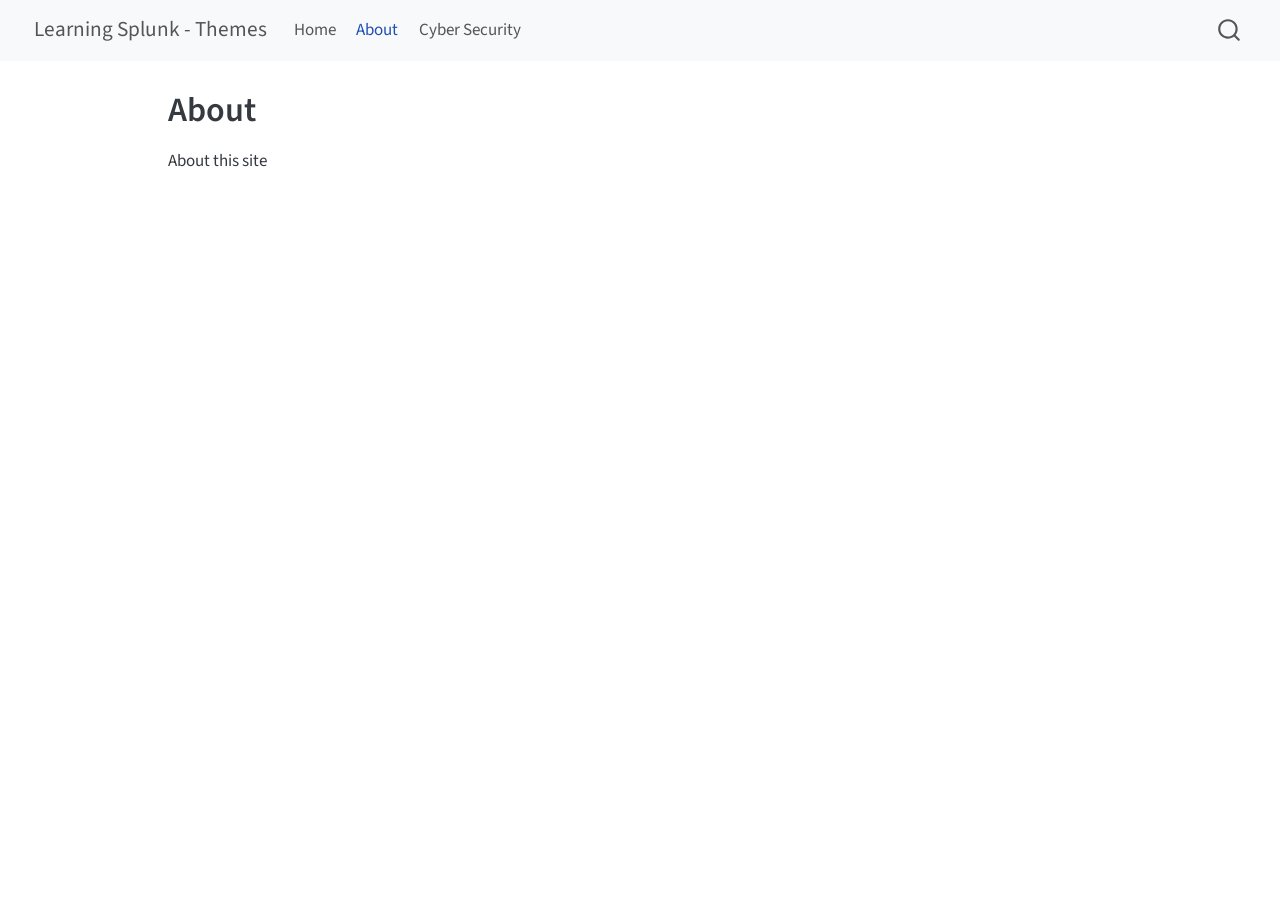
<file: about.html>
<!DOCTYPE html>
<html xmlns="http://www.w3.org/1999/xhtml" lang="en" xml:lang="en"><head>

<meta charset="utf-8">
<meta name="generator" content="quarto-1.8.24">

<meta name="viewport" content="width=device-width, initial-scale=1.0, user-scalable=yes">


<title>About – Learning Splunk - Themes</title>
<style>
code{white-space: pre-wrap;}
span.smallcaps{font-variant: small-caps;}
div.columns{display: flex; gap: min(4vw, 1.5em);}
div.column{flex: auto; overflow-x: auto;}
div.hanging-indent{margin-left: 1.5em; text-indent: -1.5em;}
ul.task-list{list-style: none;}
ul.task-list li input[type="checkbox"] {
  width: 0.8em;
  margin: 0 0.8em 0.2em -1em; /* quarto-specific, see https://github.com/quarto-dev/quarto-cli/issues/4556 */ 
  vertical-align: middle;
}
</style>


<script src="site_libs/quarto-nav/quarto-nav.js"></script>
<script src="site_libs/quarto-nav/headroom.min.js"></script>
<script src="site_libs/clipboard/clipboard.min.js"></script>
<script src="site_libs/quarto-search/autocomplete.umd.js"></script>
<script src="site_libs/quarto-search/fuse.min.js"></script>
<script src="site_libs/quarto-search/quarto-search.js"></script>
<meta name="quarto:offset" content="./">
<script src="site_libs/quarto-html/quarto.js" type="module"></script>
<script src="site_libs/quarto-html/tabsets/tabsets.js" type="module"></script>
<script src="site_libs/quarto-html/axe/axe-check.js" type="module"></script>
<script src="site_libs/quarto-html/popper.min.js"></script>
<script src="site_libs/quarto-html/tippy.umd.min.js"></script>
<script src="site_libs/quarto-html/anchor.min.js"></script>
<link href="site_libs/quarto-html/tippy.css" rel="stylesheet">
<link href="site_libs/quarto-html/quarto-syntax-highlighting-dc55a5b9e770e841cd82e46aadbfb9b0.css" rel="stylesheet" id="quarto-text-highlighting-styles">
<script src="site_libs/bootstrap/bootstrap.min.js"></script>
<link href="site_libs/bootstrap/bootstrap-icons.css" rel="stylesheet">
<link href="site_libs/bootstrap/bootstrap-1713c1db1ad41a796903378fc9ac7b2b.min.css" rel="stylesheet" append-hash="true" id="quarto-bootstrap" data-mode="light">
<script id="quarto-search-options" type="application/json">{
  "location": "navbar",
  "copy-button": false,
  "collapse-after": 3,
  "panel-placement": "end",
  "type": "overlay",
  "limit": 50,
  "keyboard-shortcut": [
    "f",
    "/",
    "s"
  ],
  "show-item-context": false,
  "language": {
    "search-no-results-text": "No results",
    "search-matching-documents-text": "matching documents",
    "search-copy-link-title": "Copy link to search",
    "search-hide-matches-text": "Hide additional matches",
    "search-more-match-text": "more match in this document",
    "search-more-matches-text": "more matches in this document",
    "search-clear-button-title": "Clear",
    "search-text-placeholder": "",
    "search-detached-cancel-button-title": "Cancel",
    "search-submit-button-title": "Submit",
    "search-label": "Search"
  }
}</script>


<link rel="stylesheet" href="styles.css">
</head>

<body class="nav-fixed quarto-light">

<div id="quarto-search-results"></div>
  <header id="quarto-header" class="headroom fixed-top">
    <nav class="navbar navbar-expand-lg " data-bs-theme="dark">
      <div class="navbar-container container-fluid">
      <div class="navbar-brand-container mx-auto">
    <a href="./index.html" class="navbar-brand navbar-brand-logo">
    </a>
    <a class="navbar-brand" href="./index.html">
    <span class="navbar-title">Learning Splunk - Themes</span>
    </a>
  </div>
            <div id="quarto-search" class="" title="Search"></div>
          <button class="navbar-toggler" type="button" data-bs-toggle="collapse" data-bs-target="#navbarCollapse" aria-controls="navbarCollapse" role="menu" aria-expanded="false" aria-label="Toggle navigation" onclick="if (window.quartoToggleHeadroom) { window.quartoToggleHeadroom(); }">
  <span class="navbar-toggler-icon"></span>
</button>
          <div class="collapse navbar-collapse" id="navbarCollapse">
            <ul class="navbar-nav navbar-nav-scroll me-auto">
  <li class="nav-item">
    <a class="nav-link" href="./index.html"> 
<span class="menu-text">Home</span></a>
  </li>  
  <li class="nav-item">
    <a class="nav-link active" href="./about.html" aria-current="page"> 
<span class="menu-text">About</span></a>
  </li>  
  <li class="nav-item">
    <a class="nav-link" href="./cyber-security.qmd"> 
<span class="menu-text">Cyber Security</span></a>
  </li>  
</ul>
          </div> <!-- /navcollapse -->
            <div class="quarto-navbar-tools">
</div>
      </div> <!-- /container-fluid -->
    </nav>
</header>
<!-- content -->
<div id="quarto-content" class="quarto-container page-columns page-rows-contents page-layout-article page-navbar">
<!-- sidebar -->
<!-- margin-sidebar -->
    <div id="quarto-margin-sidebar" class="sidebar margin-sidebar zindex-bottom">
        
    </div>
<!-- main -->
<main class="content" id="quarto-document-content">

<header id="title-block-header" class="quarto-title-block default">
<div class="quarto-title">
<h1 class="title">About</h1>
</div>



<div class="quarto-title-meta">

    
  
    
  </div>
  


</header>


<p>About this site</p>



</main> <!-- /main -->
<script id="quarto-html-after-body" type="application/javascript">
  window.document.addEventListener("DOMContentLoaded", function (event) {
    const icon = "";
    const anchorJS = new window.AnchorJS();
    anchorJS.options = {
      placement: 'right',
      icon: icon
    };
    anchorJS.add('.anchored');
    const isCodeAnnotation = (el) => {
      for (const clz of el.classList) {
        if (clz.startsWith('code-annotation-')) {                     
          return true;
        }
      }
      return false;
    }
    const onCopySuccess = function(e) {
      // button target
      const button = e.trigger;
      // don't keep focus
      button.blur();
      // flash "checked"
      button.classList.add('code-copy-button-checked');
      var currentTitle = button.getAttribute("title");
      button.setAttribute("title", "Copied!");
      let tooltip;
      if (window.bootstrap) {
        button.setAttribute("data-bs-toggle", "tooltip");
        button.setAttribute("data-bs-placement", "left");
        button.setAttribute("data-bs-title", "Copied!");
        tooltip = new bootstrap.Tooltip(button, 
          { trigger: "manual", 
            customClass: "code-copy-button-tooltip",
            offset: [0, -8]});
        tooltip.show();    
      }
      setTimeout(function() {
        if (tooltip) {
          tooltip.hide();
          button.removeAttribute("data-bs-title");
          button.removeAttribute("data-bs-toggle");
          button.removeAttribute("data-bs-placement");
        }
        button.setAttribute("title", currentTitle);
        button.classList.remove('code-copy-button-checked');
      }, 1000);
      // clear code selection
      e.clearSelection();
    }
    const getTextToCopy = function(trigger) {
      const outerScaffold = trigger.parentElement.cloneNode(true);
      const codeEl = outerScaffold.querySelector('code');
      for (const childEl of codeEl.children) {
        if (isCodeAnnotation(childEl)) {
          childEl.remove();
        }
      }
      return codeEl.innerText;
    }
    const clipboard = new window.ClipboardJS('.code-copy-button:not([data-in-quarto-modal])', {
      text: getTextToCopy
    });
    clipboard.on('success', onCopySuccess);
    if (window.document.getElementById('quarto-embedded-source-code-modal')) {
      const clipboardModal = new window.ClipboardJS('.code-copy-button[data-in-quarto-modal]', {
        text: getTextToCopy,
        container: window.document.getElementById('quarto-embedded-source-code-modal')
      });
      clipboardModal.on('success', onCopySuccess);
    }
      var localhostRegex = new RegExp(/^(?:http|https):\/\/localhost\:?[0-9]*\//);
      var mailtoRegex = new RegExp(/^mailto:/);
        var filterRegex = new RegExp("https:\/\/vanHeemstraSystems\.github\.io\/learning-splunk-themes\/");
      var isInternal = (href) => {
          return filterRegex.test(href) || localhostRegex.test(href) || mailtoRegex.test(href);
      }
      // Inspect non-navigation links and adorn them if external
     var links = window.document.querySelectorAll('a[href]:not(.nav-link):not(.navbar-brand):not(.toc-action):not(.sidebar-link):not(.sidebar-item-toggle):not(.pagination-link):not(.no-external):not([aria-hidden]):not(.dropdown-item):not(.quarto-navigation-tool):not(.about-link)');
      for (var i=0; i<links.length; i++) {
        const link = links[i];
        if (!isInternal(link.href)) {
          // undo the damage that might have been done by quarto-nav.js in the case of
          // links that we want to consider external
          if (link.dataset.originalHref !== undefined) {
            link.href = link.dataset.originalHref;
          }
        }
      }
    function tippyHover(el, contentFn, onTriggerFn, onUntriggerFn) {
      const config = {
        allowHTML: true,
        maxWidth: 500,
        delay: 100,
        arrow: false,
        appendTo: function(el) {
            return el.parentElement;
        },
        interactive: true,
        interactiveBorder: 10,
        theme: 'quarto',
        placement: 'bottom-start',
      };
      if (contentFn) {
        config.content = contentFn;
      }
      if (onTriggerFn) {
        config.onTrigger = onTriggerFn;
      }
      if (onUntriggerFn) {
        config.onUntrigger = onUntriggerFn;
      }
      window.tippy(el, config); 
    }
    const noterefs = window.document.querySelectorAll('a[role="doc-noteref"]');
    for (var i=0; i<noterefs.length; i++) {
      const ref = noterefs[i];
      tippyHover(ref, function() {
        // use id or data attribute instead here
        let href = ref.getAttribute('data-footnote-href') || ref.getAttribute('href');
        try { href = new URL(href).hash; } catch {}
        const id = href.replace(/^#\/?/, "");
        const note = window.document.getElementById(id);
        if (note) {
          return note.innerHTML;
        } else {
          return "";
        }
      });
    }
    const xrefs = window.document.querySelectorAll('a.quarto-xref');
    const processXRef = (id, note) => {
      // Strip column container classes
      const stripColumnClz = (el) => {
        el.classList.remove("page-full", "page-columns");
        if (el.children) {
          for (const child of el.children) {
            stripColumnClz(child);
          }
        }
      }
      stripColumnClz(note)
      if (id === null || id.startsWith('sec-')) {
        // Special case sections, only their first couple elements
        const container = document.createElement("div");
        if (note.children && note.children.length > 2) {
          container.appendChild(note.children[0].cloneNode(true));
          for (let i = 1; i < note.children.length; i++) {
            const child = note.children[i];
            if (child.tagName === "P" && child.innerText === "") {
              continue;
            } else {
              container.appendChild(child.cloneNode(true));
              break;
            }
          }
          if (window.Quarto?.typesetMath) {
            window.Quarto.typesetMath(container);
          }
          return container.innerHTML
        } else {
          if (window.Quarto?.typesetMath) {
            window.Quarto.typesetMath(note);
          }
          return note.innerHTML;
        }
      } else {
        // Remove any anchor links if they are present
        const anchorLink = note.querySelector('a.anchorjs-link');
        if (anchorLink) {
          anchorLink.remove();
        }
        if (window.Quarto?.typesetMath) {
          window.Quarto.typesetMath(note);
        }
        if (note.classList.contains("callout")) {
          return note.outerHTML;
        } else {
          return note.innerHTML;
        }
      }
    }
    for (var i=0; i<xrefs.length; i++) {
      const xref = xrefs[i];
      tippyHover(xref, undefined, function(instance) {
        instance.disable();
        let url = xref.getAttribute('href');
        let hash = undefined; 
        if (url.startsWith('#')) {
          hash = url;
        } else {
          try { hash = new URL(url).hash; } catch {}
        }
        if (hash) {
          const id = hash.replace(/^#\/?/, "");
          const note = window.document.getElementById(id);
          if (note !== null) {
            try {
              const html = processXRef(id, note.cloneNode(true));
              instance.setContent(html);
            } finally {
              instance.enable();
              instance.show();
            }
          } else {
            // See if we can fetch this
            fetch(url.split('#')[0])
            .then(res => res.text())
            .then(html => {
              const parser = new DOMParser();
              const htmlDoc = parser.parseFromString(html, "text/html");
              const note = htmlDoc.getElementById(id);
              if (note !== null) {
                const html = processXRef(id, note);
                instance.setContent(html);
              } 
            }).finally(() => {
              instance.enable();
              instance.show();
            });
          }
        } else {
          // See if we can fetch a full url (with no hash to target)
          // This is a special case and we should probably do some content thinning / targeting
          fetch(url)
          .then(res => res.text())
          .then(html => {
            const parser = new DOMParser();
            const htmlDoc = parser.parseFromString(html, "text/html");
            const note = htmlDoc.querySelector('main.content');
            if (note !== null) {
              // This should only happen for chapter cross references
              // (since there is no id in the URL)
              // remove the first header
              if (note.children.length > 0 && note.children[0].tagName === "HEADER") {
                note.children[0].remove();
              }
              const html = processXRef(null, note);
              instance.setContent(html);
            } 
          }).finally(() => {
            instance.enable();
            instance.show();
          });
        }
      }, function(instance) {
      });
    }
        let selectedAnnoteEl;
        const selectorForAnnotation = ( cell, annotation) => {
          let cellAttr = 'data-code-cell="' + cell + '"';
          let lineAttr = 'data-code-annotation="' +  annotation + '"';
          const selector = 'span[' + cellAttr + '][' + lineAttr + ']';
          return selector;
        }
        const selectCodeLines = (annoteEl) => {
          const doc = window.document;
          const targetCell = annoteEl.getAttribute("data-target-cell");
          const targetAnnotation = annoteEl.getAttribute("data-target-annotation");
          const annoteSpan = window.document.querySelector(selectorForAnnotation(targetCell, targetAnnotation));
          const lines = annoteSpan.getAttribute("data-code-lines").split(",");
          const lineIds = lines.map((line) => {
            return targetCell + "-" + line;
          })
          let top = null;
          let height = null;
          let parent = null;
          if (lineIds.length > 0) {
              //compute the position of the single el (top and bottom and make a div)
              const el = window.document.getElementById(lineIds[0]);
              top = el.offsetTop;
              height = el.offsetHeight;
              parent = el.parentElement.parentElement;
            if (lineIds.length > 1) {
              const lastEl = window.document.getElementById(lineIds[lineIds.length - 1]);
              const bottom = lastEl.offsetTop + lastEl.offsetHeight;
              height = bottom - top;
            }
            if (top !== null && height !== null && parent !== null) {
              // cook up a div (if necessary) and position it 
              let div = window.document.getElementById("code-annotation-line-highlight");
              if (div === null) {
                div = window.document.createElement("div");
                div.setAttribute("id", "code-annotation-line-highlight");
                div.style.position = 'absolute';
                parent.appendChild(div);
              }
              div.style.top = top - 2 + "px";
              div.style.height = height + 4 + "px";
              div.style.left = 0;
              let gutterDiv = window.document.getElementById("code-annotation-line-highlight-gutter");
              if (gutterDiv === null) {
                gutterDiv = window.document.createElement("div");
                gutterDiv.setAttribute("id", "code-annotation-line-highlight-gutter");
                gutterDiv.style.position = 'absolute';
                const codeCell = window.document.getElementById(targetCell);
                const gutter = codeCell.querySelector('.code-annotation-gutter');
                gutter.appendChild(gutterDiv);
              }
              gutterDiv.style.top = top - 2 + "px";
              gutterDiv.style.height = height + 4 + "px";
            }
            selectedAnnoteEl = annoteEl;
          }
        };
        const unselectCodeLines = () => {
          const elementsIds = ["code-annotation-line-highlight", "code-annotation-line-highlight-gutter"];
          elementsIds.forEach((elId) => {
            const div = window.document.getElementById(elId);
            if (div) {
              div.remove();
            }
          });
          selectedAnnoteEl = undefined;
        };
          // Handle positioning of the toggle
      window.addEventListener(
        "resize",
        throttle(() => {
          elRect = undefined;
          if (selectedAnnoteEl) {
            selectCodeLines(selectedAnnoteEl);
          }
        }, 10)
      );
      function throttle(fn, ms) {
      let throttle = false;
      let timer;
        return (...args) => {
          if(!throttle) { // first call gets through
              fn.apply(this, args);
              throttle = true;
          } else { // all the others get throttled
              if(timer) clearTimeout(timer); // cancel #2
              timer = setTimeout(() => {
                fn.apply(this, args);
                timer = throttle = false;
              }, ms);
          }
        };
      }
        // Attach click handler to the DT
        const annoteDls = window.document.querySelectorAll('dt[data-target-cell]');
        for (const annoteDlNode of annoteDls) {
          annoteDlNode.addEventListener('click', (event) => {
            const clickedEl = event.target;
            if (clickedEl !== selectedAnnoteEl) {
              unselectCodeLines();
              const activeEl = window.document.querySelector('dt[data-target-cell].code-annotation-active');
              if (activeEl) {
                activeEl.classList.remove('code-annotation-active');
              }
              selectCodeLines(clickedEl);
              clickedEl.classList.add('code-annotation-active');
            } else {
              // Unselect the line
              unselectCodeLines();
              clickedEl.classList.remove('code-annotation-active');
            }
          });
        }
    const findCites = (el) => {
      const parentEl = el.parentElement;
      if (parentEl) {
        const cites = parentEl.dataset.cites;
        if (cites) {
          return {
            el,
            cites: cites.split(' ')
          };
        } else {
          return findCites(el.parentElement)
        }
      } else {
        return undefined;
      }
    };
    var bibliorefs = window.document.querySelectorAll('a[role="doc-biblioref"]');
    for (var i=0; i<bibliorefs.length; i++) {
      const ref = bibliorefs[i];
      const citeInfo = findCites(ref);
      if (citeInfo) {
        tippyHover(citeInfo.el, function() {
          var popup = window.document.createElement('div');
          citeInfo.cites.forEach(function(cite) {
            var citeDiv = window.document.createElement('div');
            citeDiv.classList.add('hanging-indent');
            citeDiv.classList.add('csl-entry');
            var biblioDiv = window.document.getElementById('ref-' + cite);
            if (biblioDiv) {
              citeDiv.innerHTML = biblioDiv.innerHTML;
            }
            popup.appendChild(citeDiv);
          });
          return popup.innerHTML;
        });
      }
    }
  });
  </script>
</div> <!-- /content -->




</body></html>
</file>
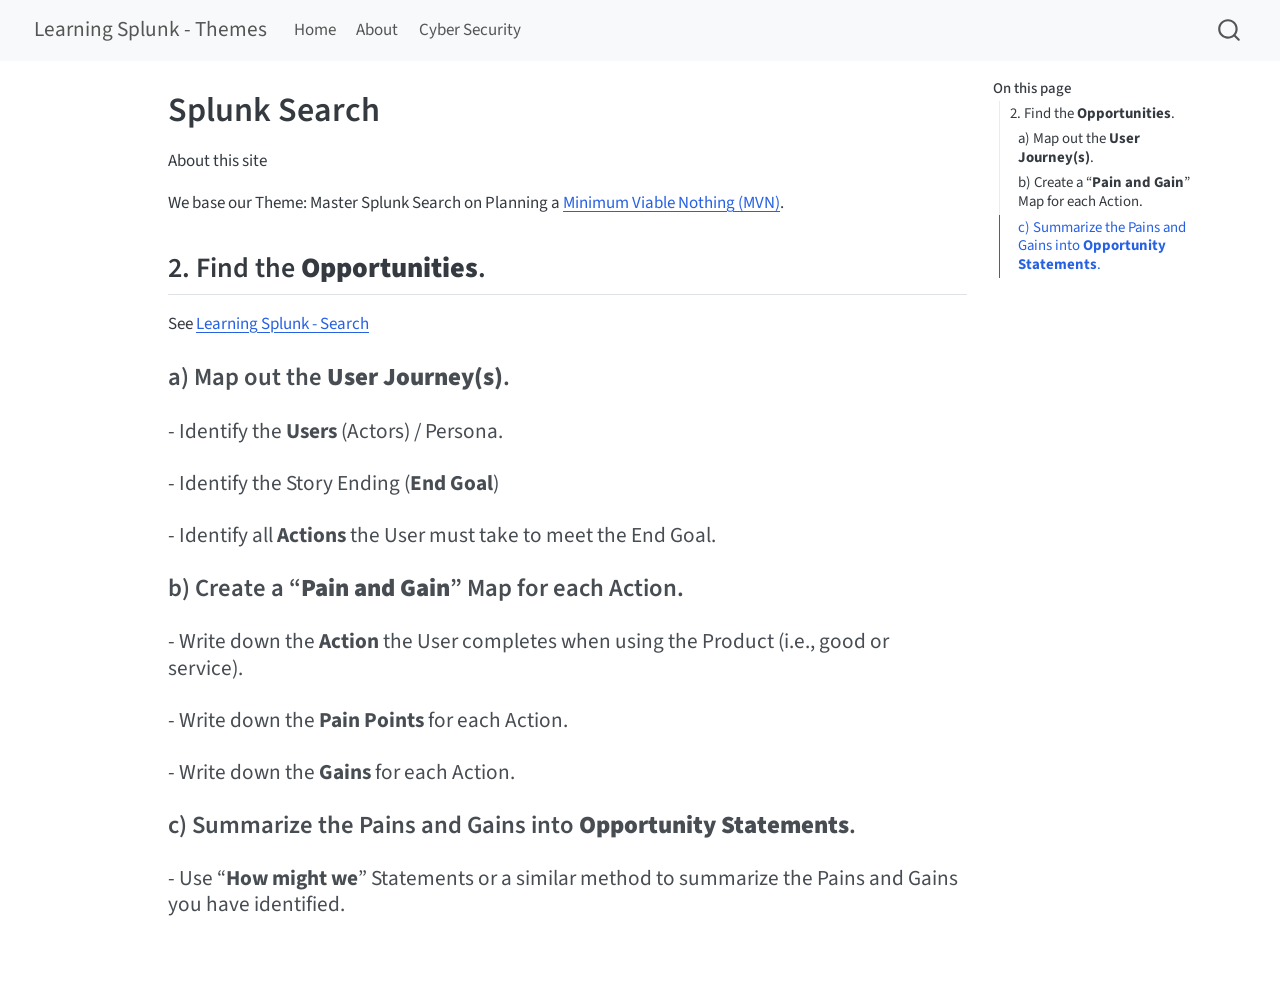
<file: splunk-search.html>
<!DOCTYPE html>
<html xmlns="http://www.w3.org/1999/xhtml" lang="en" xml:lang="en"><head>

<meta charset="utf-8">
<meta name="generator" content="quarto-1.8.24">

<meta name="viewport" content="width=device-width, initial-scale=1.0, user-scalable=yes">


<title>Splunk Search – Learning Splunk - Themes</title>
<style>
code{white-space: pre-wrap;}
span.smallcaps{font-variant: small-caps;}
div.columns{display: flex; gap: min(4vw, 1.5em);}
div.column{flex: auto; overflow-x: auto;}
div.hanging-indent{margin-left: 1.5em; text-indent: -1.5em;}
ul.task-list{list-style: none;}
ul.task-list li input[type="checkbox"] {
  width: 0.8em;
  margin: 0 0.8em 0.2em -1em; /* quarto-specific, see https://github.com/quarto-dev/quarto-cli/issues/4556 */ 
  vertical-align: middle;
}
</style>


<script src="site_libs/quarto-nav/quarto-nav.js"></script>
<script src="site_libs/quarto-nav/headroom.min.js"></script>
<script src="site_libs/clipboard/clipboard.min.js"></script>
<script src="site_libs/quarto-search/autocomplete.umd.js"></script>
<script src="site_libs/quarto-search/fuse.min.js"></script>
<script src="site_libs/quarto-search/quarto-search.js"></script>
<meta name="quarto:offset" content="./">
<script src="site_libs/quarto-html/quarto.js" type="module"></script>
<script src="site_libs/quarto-html/tabsets/tabsets.js" type="module"></script>
<script src="site_libs/quarto-html/axe/axe-check.js" type="module"></script>
<script src="site_libs/quarto-html/popper.min.js"></script>
<script src="site_libs/quarto-html/tippy.umd.min.js"></script>
<script src="site_libs/quarto-html/anchor.min.js"></script>
<link href="site_libs/quarto-html/tippy.css" rel="stylesheet">
<link href="site_libs/quarto-html/quarto-syntax-highlighting-dc55a5b9e770e841cd82e46aadbfb9b0.css" rel="stylesheet" id="quarto-text-highlighting-styles">
<script src="site_libs/bootstrap/bootstrap.min.js"></script>
<link href="site_libs/bootstrap/bootstrap-icons.css" rel="stylesheet">
<link href="site_libs/bootstrap/bootstrap-1713c1db1ad41a796903378fc9ac7b2b.min.css" rel="stylesheet" append-hash="true" id="quarto-bootstrap" data-mode="light">
<script id="quarto-search-options" type="application/json">{
  "location": "navbar",
  "copy-button": false,
  "collapse-after": 3,
  "panel-placement": "end",
  "type": "overlay",
  "limit": 50,
  "keyboard-shortcut": [
    "f",
    "/",
    "s"
  ],
  "show-item-context": false,
  "language": {
    "search-no-results-text": "No results",
    "search-matching-documents-text": "matching documents",
    "search-copy-link-title": "Copy link to search",
    "search-hide-matches-text": "Hide additional matches",
    "search-more-match-text": "more match in this document",
    "search-more-matches-text": "more matches in this document",
    "search-clear-button-title": "Clear",
    "search-text-placeholder": "",
    "search-detached-cancel-button-title": "Cancel",
    "search-submit-button-title": "Submit",
    "search-label": "Search"
  }
}</script>


<link rel="stylesheet" href="styles.css">
</head>

<body class="nav-fixed quarto-light">

<div id="quarto-search-results"></div>
  <header id="quarto-header" class="headroom fixed-top">
    <nav class="navbar navbar-expand-lg " data-bs-theme="dark">
      <div class="navbar-container container-fluid">
      <div class="navbar-brand-container mx-auto">
    <a href="./index.html" class="navbar-brand navbar-brand-logo">
    </a>
    <a class="navbar-brand" href="./index.html">
    <span class="navbar-title">Learning Splunk - Themes</span>
    </a>
  </div>
            <div id="quarto-search" class="" title="Search"></div>
          <button class="navbar-toggler" type="button" data-bs-toggle="collapse" data-bs-target="#navbarCollapse" aria-controls="navbarCollapse" role="menu" aria-expanded="false" aria-label="Toggle navigation" onclick="if (window.quartoToggleHeadroom) { window.quartoToggleHeadroom(); }">
  <span class="navbar-toggler-icon"></span>
</button>
          <div class="collapse navbar-collapse" id="navbarCollapse">
            <ul class="navbar-nav navbar-nav-scroll me-auto">
  <li class="nav-item">
    <a class="nav-link" href="./index.html"> 
<span class="menu-text">Home</span></a>
  </li>  
  <li class="nav-item">
    <a class="nav-link" href="./about.html"> 
<span class="menu-text">About</span></a>
  </li>  
  <li class="nav-item">
    <a class="nav-link" href="./cyber-security.qmd"> 
<span class="menu-text">Cyber Security</span></a>
  </li>  
</ul>
          </div> <!-- /navcollapse -->
            <div class="quarto-navbar-tools">
</div>
      </div> <!-- /container-fluid -->
    </nav>
</header>
<!-- content -->
<div id="quarto-content" class="quarto-container page-columns page-rows-contents page-layout-article page-navbar">
<!-- sidebar -->
<!-- margin-sidebar -->
    <div id="quarto-margin-sidebar" class="sidebar margin-sidebar">
        <nav id="TOC" role="doc-toc" class="toc-active">
    <h2 id="toc-title">On this page</h2>
   
  <ul>
  <li><a href="#find-the-opportunities." id="toc-find-the-opportunities." class="nav-link active" data-scroll-target="#find-the-opportunities.">2. Find the <strong>Opportunities</strong>.</a>
  <ul class="collapse">
  <li><a href="#a-map-out-the-user-journeys." id="toc-a-map-out-the-user-journeys." class="nav-link" data-scroll-target="#a-map-out-the-user-journeys.">a) Map out the <strong>User Journey(s)</strong>.</a></li>
  <li><a href="#b-create-a-pain-and-gain-map-for-each-action." id="toc-b-create-a-pain-and-gain-map-for-each-action." class="nav-link" data-scroll-target="#b-create-a-pain-and-gain-map-for-each-action.">b) Create a “<strong>Pain and Gain</strong>” Map for each Action.</a></li>
  <li><a href="#c-summarize-the-pains-and-gains-into-opportunity-statements." id="toc-c-summarize-the-pains-and-gains-into-opportunity-statements." class="nav-link" data-scroll-target="#c-summarize-the-pains-and-gains-into-opportunity-statements.">c) Summarize the Pains and Gains into <strong>Opportunity Statements</strong>.</a></li>
  </ul></li>
  </ul>
</nav>
    </div>
<!-- main -->
<main class="content" id="quarto-document-content">

<header id="title-block-header" class="quarto-title-block default">
<div class="quarto-title">
<h1 class="title">Splunk Search</h1>
</div>



<div class="quarto-title-meta">

    
  
    
  </div>
  


</header>


<p>About this site</p>
<p>We base our Theme: Master Splunk Search on Planning a <a href="https://github.com/vanHeemstraSystems/minimum-viable-nothing">Minimum Viable Nothing (MVN)</a>.</p>
<section id="find-the-opportunities." class="level2">
<h2 class="anchored" data-anchor-id="find-the-opportunities.">2. Find the <strong>Opportunities</strong>.</h2>
<p>See <a href="https://vanheemstrasystems.github.io/learning-splunk-search/">Learning Splunk - Search</a></p>
<section id="a-map-out-the-user-journeys." class="level3">
<h3 class="anchored" data-anchor-id="a-map-out-the-user-journeys.">a) Map out the <strong>User Journey(s)</strong>.</h3>
<section id="identify-the-users-actors-persona." class="level4">
<h4 class="anchored" data-anchor-id="identify-the-users-actors-persona.">- Identify the <strong>Users</strong> (Actors) / Persona.</h4>
</section>
<section id="identify-the-story-ending-end-goal" class="level4">
<h4 class="anchored" data-anchor-id="identify-the-story-ending-end-goal">- Identify the Story Ending (<strong>End Goal</strong>)</h4>
</section>
<section id="identify-all-actions-the-user-must-take-to-meet-the-end-goal." class="level4">
<h4 class="anchored" data-anchor-id="identify-all-actions-the-user-must-take-to-meet-the-end-goal.">- Identify all <strong>Actions</strong> the User must take to meet the End Goal.</h4>
</section>
</section>
<section id="b-create-a-pain-and-gain-map-for-each-action." class="level3">
<h3 class="anchored" data-anchor-id="b-create-a-pain-and-gain-map-for-each-action.">b) Create a “<strong>Pain and Gain</strong>” Map for each Action.</h3>
<section id="write-down-the-action-the-user-completes-when-using-the-product-i.e.-good-or-service." class="level4">
<h4 class="anchored" data-anchor-id="write-down-the-action-the-user-completes-when-using-the-product-i.e.-good-or-service.">- Write down the <strong>Action</strong> the User completes when using the Product (i.e., good or service).</h4>
</section>
<section id="write-down-the-pain-points-for-each-action." class="level4">
<h4 class="anchored" data-anchor-id="write-down-the-pain-points-for-each-action.">- Write down the <strong>Pain Points</strong> for each Action.</h4>
</section>
<section id="write-down-the-gains-for-each-action." class="level4">
<h4 class="anchored" data-anchor-id="write-down-the-gains-for-each-action.">- Write down the <strong>Gains</strong> for each Action.</h4>
</section>
</section>
<section id="c-summarize-the-pains-and-gains-into-opportunity-statements." class="level3">
<h3 class="anchored" data-anchor-id="c-summarize-the-pains-and-gains-into-opportunity-statements.">c) Summarize the Pains and Gains into <strong>Opportunity Statements</strong>.</h3>
<section id="use-how-might-we-statements-or-a-similar-method-to-summarize-the-pains-and-gains-you-have-identified." class="level4">
<h4 class="anchored" data-anchor-id="use-how-might-we-statements-or-a-similar-method-to-summarize-the-pains-and-gains-you-have-identified.">- Use “<strong>How might we</strong>” Statements or a similar method to summarize the Pains and Gains you have identified.</h4>


</section>
</section>
</section>

</main> <!-- /main -->
<script id="quarto-html-after-body" type="application/javascript">
  window.document.addEventListener("DOMContentLoaded", function (event) {
    const icon = "";
    const anchorJS = new window.AnchorJS();
    anchorJS.options = {
      placement: 'right',
      icon: icon
    };
    anchorJS.add('.anchored');
    const isCodeAnnotation = (el) => {
      for (const clz of el.classList) {
        if (clz.startsWith('code-annotation-')) {                     
          return true;
        }
      }
      return false;
    }
    const onCopySuccess = function(e) {
      // button target
      const button = e.trigger;
      // don't keep focus
      button.blur();
      // flash "checked"
      button.classList.add('code-copy-button-checked');
      var currentTitle = button.getAttribute("title");
      button.setAttribute("title", "Copied!");
      let tooltip;
      if (window.bootstrap) {
        button.setAttribute("data-bs-toggle", "tooltip");
        button.setAttribute("data-bs-placement", "left");
        button.setAttribute("data-bs-title", "Copied!");
        tooltip = new bootstrap.Tooltip(button, 
          { trigger: "manual", 
            customClass: "code-copy-button-tooltip",
            offset: [0, -8]});
        tooltip.show();    
      }
      setTimeout(function() {
        if (tooltip) {
          tooltip.hide();
          button.removeAttribute("data-bs-title");
          button.removeAttribute("data-bs-toggle");
          button.removeAttribute("data-bs-placement");
        }
        button.setAttribute("title", currentTitle);
        button.classList.remove('code-copy-button-checked');
      }, 1000);
      // clear code selection
      e.clearSelection();
    }
    const getTextToCopy = function(trigger) {
      const outerScaffold = trigger.parentElement.cloneNode(true);
      const codeEl = outerScaffold.querySelector('code');
      for (const childEl of codeEl.children) {
        if (isCodeAnnotation(childEl)) {
          childEl.remove();
        }
      }
      return codeEl.innerText;
    }
    const clipboard = new window.ClipboardJS('.code-copy-button:not([data-in-quarto-modal])', {
      text: getTextToCopy
    });
    clipboard.on('success', onCopySuccess);
    if (window.document.getElementById('quarto-embedded-source-code-modal')) {
      const clipboardModal = new window.ClipboardJS('.code-copy-button[data-in-quarto-modal]', {
        text: getTextToCopy,
        container: window.document.getElementById('quarto-embedded-source-code-modal')
      });
      clipboardModal.on('success', onCopySuccess);
    }
      var localhostRegex = new RegExp(/^(?:http|https):\/\/localhost\:?[0-9]*\//);
      var mailtoRegex = new RegExp(/^mailto:/);
        var filterRegex = new RegExp("https:\/\/vanHeemstraSystems\.github\.io\/learning-splunk-themes\/");
      var isInternal = (href) => {
          return filterRegex.test(href) || localhostRegex.test(href) || mailtoRegex.test(href);
      }
      // Inspect non-navigation links and adorn them if external
     var links = window.document.querySelectorAll('a[href]:not(.nav-link):not(.navbar-brand):not(.toc-action):not(.sidebar-link):not(.sidebar-item-toggle):not(.pagination-link):not(.no-external):not([aria-hidden]):not(.dropdown-item):not(.quarto-navigation-tool):not(.about-link)');
      for (var i=0; i<links.length; i++) {
        const link = links[i];
        if (!isInternal(link.href)) {
          // undo the damage that might have been done by quarto-nav.js in the case of
          // links that we want to consider external
          if (link.dataset.originalHref !== undefined) {
            link.href = link.dataset.originalHref;
          }
        }
      }
    function tippyHover(el, contentFn, onTriggerFn, onUntriggerFn) {
      const config = {
        allowHTML: true,
        maxWidth: 500,
        delay: 100,
        arrow: false,
        appendTo: function(el) {
            return el.parentElement;
        },
        interactive: true,
        interactiveBorder: 10,
        theme: 'quarto',
        placement: 'bottom-start',
      };
      if (contentFn) {
        config.content = contentFn;
      }
      if (onTriggerFn) {
        config.onTrigger = onTriggerFn;
      }
      if (onUntriggerFn) {
        config.onUntrigger = onUntriggerFn;
      }
      window.tippy(el, config); 
    }
    const noterefs = window.document.querySelectorAll('a[role="doc-noteref"]');
    for (var i=0; i<noterefs.length; i++) {
      const ref = noterefs[i];
      tippyHover(ref, function() {
        // use id or data attribute instead here
        let href = ref.getAttribute('data-footnote-href') || ref.getAttribute('href');
        try { href = new URL(href).hash; } catch {}
        const id = href.replace(/^#\/?/, "");
        const note = window.document.getElementById(id);
        if (note) {
          return note.innerHTML;
        } else {
          return "";
        }
      });
    }
    const xrefs = window.document.querySelectorAll('a.quarto-xref');
    const processXRef = (id, note) => {
      // Strip column container classes
      const stripColumnClz = (el) => {
        el.classList.remove("page-full", "page-columns");
        if (el.children) {
          for (const child of el.children) {
            stripColumnClz(child);
          }
        }
      }
      stripColumnClz(note)
      if (id === null || id.startsWith('sec-')) {
        // Special case sections, only their first couple elements
        const container = document.createElement("div");
        if (note.children && note.children.length > 2) {
          container.appendChild(note.children[0].cloneNode(true));
          for (let i = 1; i < note.children.length; i++) {
            const child = note.children[i];
            if (child.tagName === "P" && child.innerText === "") {
              continue;
            } else {
              container.appendChild(child.cloneNode(true));
              break;
            }
          }
          if (window.Quarto?.typesetMath) {
            window.Quarto.typesetMath(container);
          }
          return container.innerHTML
        } else {
          if (window.Quarto?.typesetMath) {
            window.Quarto.typesetMath(note);
          }
          return note.innerHTML;
        }
      } else {
        // Remove any anchor links if they are present
        const anchorLink = note.querySelector('a.anchorjs-link');
        if (anchorLink) {
          anchorLink.remove();
        }
        if (window.Quarto?.typesetMath) {
          window.Quarto.typesetMath(note);
        }
        if (note.classList.contains("callout")) {
          return note.outerHTML;
        } else {
          return note.innerHTML;
        }
      }
    }
    for (var i=0; i<xrefs.length; i++) {
      const xref = xrefs[i];
      tippyHover(xref, undefined, function(instance) {
        instance.disable();
        let url = xref.getAttribute('href');
        let hash = undefined; 
        if (url.startsWith('#')) {
          hash = url;
        } else {
          try { hash = new URL(url).hash; } catch {}
        }
        if (hash) {
          const id = hash.replace(/^#\/?/, "");
          const note = window.document.getElementById(id);
          if (note !== null) {
            try {
              const html = processXRef(id, note.cloneNode(true));
              instance.setContent(html);
            } finally {
              instance.enable();
              instance.show();
            }
          } else {
            // See if we can fetch this
            fetch(url.split('#')[0])
            .then(res => res.text())
            .then(html => {
              const parser = new DOMParser();
              const htmlDoc = parser.parseFromString(html, "text/html");
              const note = htmlDoc.getElementById(id);
              if (note !== null) {
                const html = processXRef(id, note);
                instance.setContent(html);
              } 
            }).finally(() => {
              instance.enable();
              instance.show();
            });
          }
        } else {
          // See if we can fetch a full url (with no hash to target)
          // This is a special case and we should probably do some content thinning / targeting
          fetch(url)
          .then(res => res.text())
          .then(html => {
            const parser = new DOMParser();
            const htmlDoc = parser.parseFromString(html, "text/html");
            const note = htmlDoc.querySelector('main.content');
            if (note !== null) {
              // This should only happen for chapter cross references
              // (since there is no id in the URL)
              // remove the first header
              if (note.children.length > 0 && note.children[0].tagName === "HEADER") {
                note.children[0].remove();
              }
              const html = processXRef(null, note);
              instance.setContent(html);
            } 
          }).finally(() => {
            instance.enable();
            instance.show();
          });
        }
      }, function(instance) {
      });
    }
        let selectedAnnoteEl;
        const selectorForAnnotation = ( cell, annotation) => {
          let cellAttr = 'data-code-cell="' + cell + '"';
          let lineAttr = 'data-code-annotation="' +  annotation + '"';
          const selector = 'span[' + cellAttr + '][' + lineAttr + ']';
          return selector;
        }
        const selectCodeLines = (annoteEl) => {
          const doc = window.document;
          const targetCell = annoteEl.getAttribute("data-target-cell");
          const targetAnnotation = annoteEl.getAttribute("data-target-annotation");
          const annoteSpan = window.document.querySelector(selectorForAnnotation(targetCell, targetAnnotation));
          const lines = annoteSpan.getAttribute("data-code-lines").split(",");
          const lineIds = lines.map((line) => {
            return targetCell + "-" + line;
          })
          let top = null;
          let height = null;
          let parent = null;
          if (lineIds.length > 0) {
              //compute the position of the single el (top and bottom and make a div)
              const el = window.document.getElementById(lineIds[0]);
              top = el.offsetTop;
              height = el.offsetHeight;
              parent = el.parentElement.parentElement;
            if (lineIds.length > 1) {
              const lastEl = window.document.getElementById(lineIds[lineIds.length - 1]);
              const bottom = lastEl.offsetTop + lastEl.offsetHeight;
              height = bottom - top;
            }
            if (top !== null && height !== null && parent !== null) {
              // cook up a div (if necessary) and position it 
              let div = window.document.getElementById("code-annotation-line-highlight");
              if (div === null) {
                div = window.document.createElement("div");
                div.setAttribute("id", "code-annotation-line-highlight");
                div.style.position = 'absolute';
                parent.appendChild(div);
              }
              div.style.top = top - 2 + "px";
              div.style.height = height + 4 + "px";
              div.style.left = 0;
              let gutterDiv = window.document.getElementById("code-annotation-line-highlight-gutter");
              if (gutterDiv === null) {
                gutterDiv = window.document.createElement("div");
                gutterDiv.setAttribute("id", "code-annotation-line-highlight-gutter");
                gutterDiv.style.position = 'absolute';
                const codeCell = window.document.getElementById(targetCell);
                const gutter = codeCell.querySelector('.code-annotation-gutter');
                gutter.appendChild(gutterDiv);
              }
              gutterDiv.style.top = top - 2 + "px";
              gutterDiv.style.height = height + 4 + "px";
            }
            selectedAnnoteEl = annoteEl;
          }
        };
        const unselectCodeLines = () => {
          const elementsIds = ["code-annotation-line-highlight", "code-annotation-line-highlight-gutter"];
          elementsIds.forEach((elId) => {
            const div = window.document.getElementById(elId);
            if (div) {
              div.remove();
            }
          });
          selectedAnnoteEl = undefined;
        };
          // Handle positioning of the toggle
      window.addEventListener(
        "resize",
        throttle(() => {
          elRect = undefined;
          if (selectedAnnoteEl) {
            selectCodeLines(selectedAnnoteEl);
          }
        }, 10)
      );
      function throttle(fn, ms) {
      let throttle = false;
      let timer;
        return (...args) => {
          if(!throttle) { // first call gets through
              fn.apply(this, args);
              throttle = true;
          } else { // all the others get throttled
              if(timer) clearTimeout(timer); // cancel #2
              timer = setTimeout(() => {
                fn.apply(this, args);
                timer = throttle = false;
              }, ms);
          }
        };
      }
        // Attach click handler to the DT
        const annoteDls = window.document.querySelectorAll('dt[data-target-cell]');
        for (const annoteDlNode of annoteDls) {
          annoteDlNode.addEventListener('click', (event) => {
            const clickedEl = event.target;
            if (clickedEl !== selectedAnnoteEl) {
              unselectCodeLines();
              const activeEl = window.document.querySelector('dt[data-target-cell].code-annotation-active');
              if (activeEl) {
                activeEl.classList.remove('code-annotation-active');
              }
              selectCodeLines(clickedEl);
              clickedEl.classList.add('code-annotation-active');
            } else {
              // Unselect the line
              unselectCodeLines();
              clickedEl.classList.remove('code-annotation-active');
            }
          });
        }
    const findCites = (el) => {
      const parentEl = el.parentElement;
      if (parentEl) {
        const cites = parentEl.dataset.cites;
        if (cites) {
          return {
            el,
            cites: cites.split(' ')
          };
        } else {
          return findCites(el.parentElement)
        }
      } else {
        return undefined;
      }
    };
    var bibliorefs = window.document.querySelectorAll('a[role="doc-biblioref"]');
    for (var i=0; i<bibliorefs.length; i++) {
      const ref = bibliorefs[i];
      const citeInfo = findCites(ref);
      if (citeInfo) {
        tippyHover(citeInfo.el, function() {
          var popup = window.document.createElement('div');
          citeInfo.cites.forEach(function(cite) {
            var citeDiv = window.document.createElement('div');
            citeDiv.classList.add('hanging-indent');
            citeDiv.classList.add('csl-entry');
            var biblioDiv = window.document.getElementById('ref-' + cite);
            if (biblioDiv) {
              citeDiv.innerHTML = biblioDiv.innerHTML;
            }
            popup.appendChild(citeDiv);
          });
          return popup.innerHTML;
        });
      }
    }
  });
  </script>
</div> <!-- /content -->




</body></html>
</file>
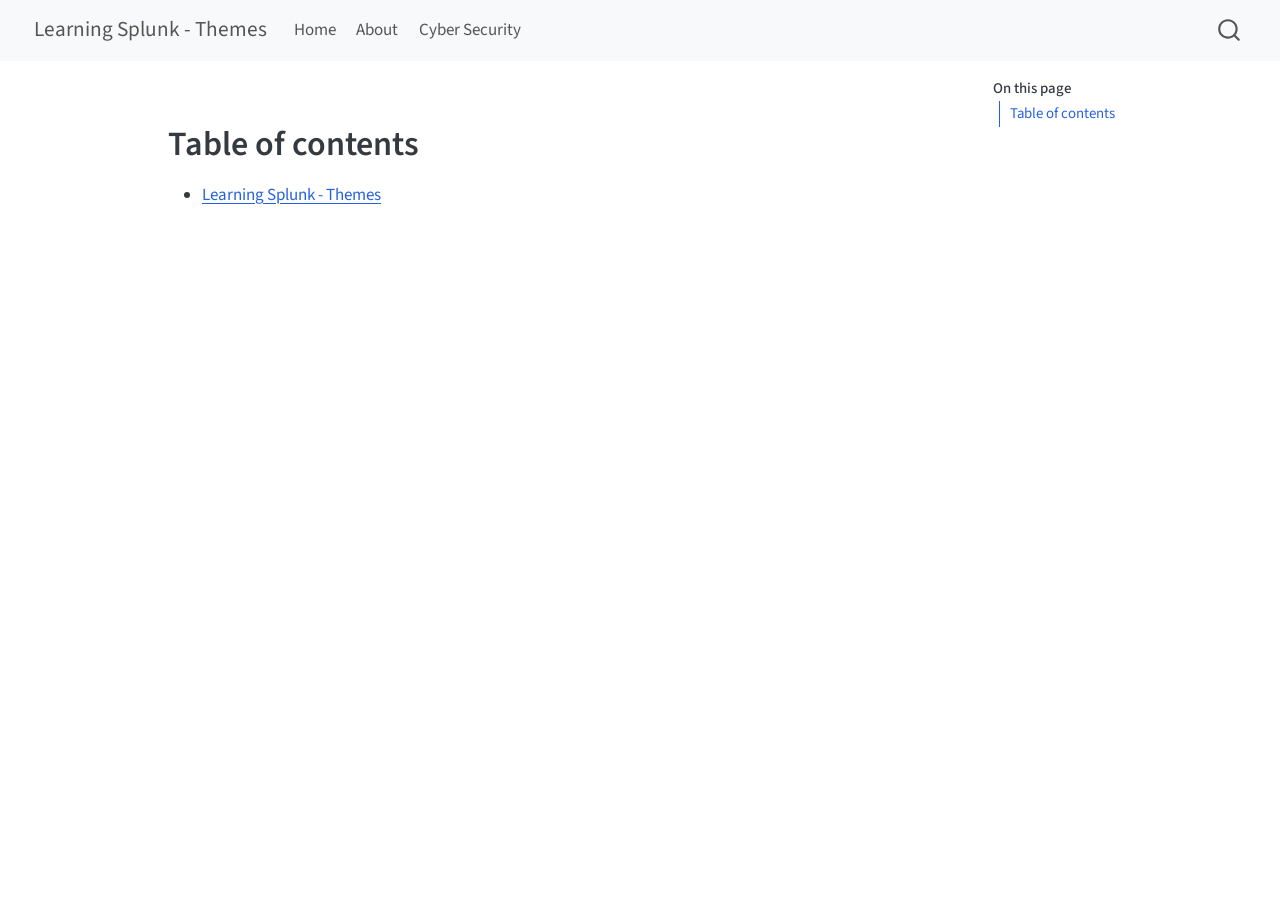
<file: SUMMARY.html>
<!DOCTYPE html>
<html xmlns="http://www.w3.org/1999/xhtml" lang="en" xml:lang="en"><head>

<meta charset="utf-8">
<meta name="generator" content="quarto-1.8.24">

<meta name="viewport" content="width=device-width, initial-scale=1.0, user-scalable=yes">


<title>summary – Learning Splunk - Themes</title>
<style>
code{white-space: pre-wrap;}
span.smallcaps{font-variant: small-caps;}
div.columns{display: flex; gap: min(4vw, 1.5em);}
div.column{flex: auto; overflow-x: auto;}
div.hanging-indent{margin-left: 1.5em; text-indent: -1.5em;}
ul.task-list{list-style: none;}
ul.task-list li input[type="checkbox"] {
  width: 0.8em;
  margin: 0 0.8em 0.2em -1em; /* quarto-specific, see https://github.com/quarto-dev/quarto-cli/issues/4556 */ 
  vertical-align: middle;
}
</style>


<script src="site_libs/quarto-nav/quarto-nav.js"></script>
<script src="site_libs/quarto-nav/headroom.min.js"></script>
<script src="site_libs/clipboard/clipboard.min.js"></script>
<script src="site_libs/quarto-search/autocomplete.umd.js"></script>
<script src="site_libs/quarto-search/fuse.min.js"></script>
<script src="site_libs/quarto-search/quarto-search.js"></script>
<meta name="quarto:offset" content="./">
<script src="site_libs/quarto-html/quarto.js" type="module"></script>
<script src="site_libs/quarto-html/tabsets/tabsets.js" type="module"></script>
<script src="site_libs/quarto-html/axe/axe-check.js" type="module"></script>
<script src="site_libs/quarto-html/popper.min.js"></script>
<script src="site_libs/quarto-html/tippy.umd.min.js"></script>
<script src="site_libs/quarto-html/anchor.min.js"></script>
<link href="site_libs/quarto-html/tippy.css" rel="stylesheet">
<link href="site_libs/quarto-html/quarto-syntax-highlighting-dc55a5b9e770e841cd82e46aadbfb9b0.css" rel="stylesheet" id="quarto-text-highlighting-styles">
<script src="site_libs/bootstrap/bootstrap.min.js"></script>
<link href="site_libs/bootstrap/bootstrap-icons.css" rel="stylesheet">
<link href="site_libs/bootstrap/bootstrap-1713c1db1ad41a796903378fc9ac7b2b.min.css" rel="stylesheet" append-hash="true" id="quarto-bootstrap" data-mode="light">
<script id="quarto-search-options" type="application/json">{
  "location": "navbar",
  "copy-button": false,
  "collapse-after": 3,
  "panel-placement": "end",
  "type": "overlay",
  "limit": 50,
  "keyboard-shortcut": [
    "f",
    "/",
    "s"
  ],
  "show-item-context": false,
  "language": {
    "search-no-results-text": "No results",
    "search-matching-documents-text": "matching documents",
    "search-copy-link-title": "Copy link to search",
    "search-hide-matches-text": "Hide additional matches",
    "search-more-match-text": "more match in this document",
    "search-more-matches-text": "more matches in this document",
    "search-clear-button-title": "Clear",
    "search-text-placeholder": "",
    "search-detached-cancel-button-title": "Cancel",
    "search-submit-button-title": "Submit",
    "search-label": "Search"
  }
}</script>


<link rel="stylesheet" href="styles.css">
</head>

<body class="nav-fixed quarto-light">

<div id="quarto-search-results"></div>
  <header id="quarto-header" class="headroom fixed-top">
    <nav class="navbar navbar-expand-lg " data-bs-theme="dark">
      <div class="navbar-container container-fluid">
      <div class="navbar-brand-container mx-auto">
    <a href="./index.html" class="navbar-brand navbar-brand-logo">
    </a>
    <a class="navbar-brand" href="./index.html">
    <span class="navbar-title">Learning Splunk - Themes</span>
    </a>
  </div>
            <div id="quarto-search" class="" title="Search"></div>
          <button class="navbar-toggler" type="button" data-bs-toggle="collapse" data-bs-target="#navbarCollapse" aria-controls="navbarCollapse" role="menu" aria-expanded="false" aria-label="Toggle navigation" onclick="if (window.quartoToggleHeadroom) { window.quartoToggleHeadroom(); }">
  <span class="navbar-toggler-icon"></span>
</button>
          <div class="collapse navbar-collapse" id="navbarCollapse">
            <ul class="navbar-nav navbar-nav-scroll me-auto">
  <li class="nav-item">
    <a class="nav-link" href="./index.html"> 
<span class="menu-text">Home</span></a>
  </li>  
  <li class="nav-item">
    <a class="nav-link" href="./about.html"> 
<span class="menu-text">About</span></a>
  </li>  
  <li class="nav-item">
    <a class="nav-link" href="./cyber-security.qmd"> 
<span class="menu-text">Cyber Security</span></a>
  </li>  
</ul>
          </div> <!-- /navcollapse -->
            <div class="quarto-navbar-tools">
</div>
      </div> <!-- /container-fluid -->
    </nav>
</header>
<!-- content -->
<div id="quarto-content" class="quarto-container page-columns page-rows-contents page-layout-article page-navbar">
<!-- sidebar -->
<!-- margin-sidebar -->
    <div id="quarto-margin-sidebar" class="sidebar margin-sidebar">
        <nav id="TOC" role="doc-toc" class="toc-active">
    <h2 id="toc-title">On this page</h2>
   
  <ul>
  <li><a href="#table-of-contents" id="toc-table-of-contents" class="nav-link active" data-scroll-target="#table-of-contents">Table of contents</a></li>
  </ul>
</nav>
    </div>
<!-- main -->
<main class="content" id="quarto-document-content"><header id="title-block-header" class="quarto-title-block"></header>




<section id="table-of-contents" class="level1">
<h1>Table of contents</h1>
<ul>
<li><a href="README.md">Learning Splunk - Themes</a></li>
</ul>


</section>

</main> <!-- /main -->
<script id="quarto-html-after-body" type="application/javascript">
  window.document.addEventListener("DOMContentLoaded", function (event) {
    const icon = "";
    const anchorJS = new window.AnchorJS();
    anchorJS.options = {
      placement: 'right',
      icon: icon
    };
    anchorJS.add('.anchored');
    const isCodeAnnotation = (el) => {
      for (const clz of el.classList) {
        if (clz.startsWith('code-annotation-')) {                     
          return true;
        }
      }
      return false;
    }
    const onCopySuccess = function(e) {
      // button target
      const button = e.trigger;
      // don't keep focus
      button.blur();
      // flash "checked"
      button.classList.add('code-copy-button-checked');
      var currentTitle = button.getAttribute("title");
      button.setAttribute("title", "Copied!");
      let tooltip;
      if (window.bootstrap) {
        button.setAttribute("data-bs-toggle", "tooltip");
        button.setAttribute("data-bs-placement", "left");
        button.setAttribute("data-bs-title", "Copied!");
        tooltip = new bootstrap.Tooltip(button, 
          { trigger: "manual", 
            customClass: "code-copy-button-tooltip",
            offset: [0, -8]});
        tooltip.show();    
      }
      setTimeout(function() {
        if (tooltip) {
          tooltip.hide();
          button.removeAttribute("data-bs-title");
          button.removeAttribute("data-bs-toggle");
          button.removeAttribute("data-bs-placement");
        }
        button.setAttribute("title", currentTitle);
        button.classList.remove('code-copy-button-checked');
      }, 1000);
      // clear code selection
      e.clearSelection();
    }
    const getTextToCopy = function(trigger) {
      const outerScaffold = trigger.parentElement.cloneNode(true);
      const codeEl = outerScaffold.querySelector('code');
      for (const childEl of codeEl.children) {
        if (isCodeAnnotation(childEl)) {
          childEl.remove();
        }
      }
      return codeEl.innerText;
    }
    const clipboard = new window.ClipboardJS('.code-copy-button:not([data-in-quarto-modal])', {
      text: getTextToCopy
    });
    clipboard.on('success', onCopySuccess);
    if (window.document.getElementById('quarto-embedded-source-code-modal')) {
      const clipboardModal = new window.ClipboardJS('.code-copy-button[data-in-quarto-modal]', {
        text: getTextToCopy,
        container: window.document.getElementById('quarto-embedded-source-code-modal')
      });
      clipboardModal.on('success', onCopySuccess);
    }
      var localhostRegex = new RegExp(/^(?:http|https):\/\/localhost\:?[0-9]*\//);
      var mailtoRegex = new RegExp(/^mailto:/);
        var filterRegex = new RegExp("https:\/\/vanHeemstraSystems\.github\.io\/learning-splunk-themes\/");
      var isInternal = (href) => {
          return filterRegex.test(href) || localhostRegex.test(href) || mailtoRegex.test(href);
      }
      // Inspect non-navigation links and adorn them if external
     var links = window.document.querySelectorAll('a[href]:not(.nav-link):not(.navbar-brand):not(.toc-action):not(.sidebar-link):not(.sidebar-item-toggle):not(.pagination-link):not(.no-external):not([aria-hidden]):not(.dropdown-item):not(.quarto-navigation-tool):not(.about-link)');
      for (var i=0; i<links.length; i++) {
        const link = links[i];
        if (!isInternal(link.href)) {
          // undo the damage that might have been done by quarto-nav.js in the case of
          // links that we want to consider external
          if (link.dataset.originalHref !== undefined) {
            link.href = link.dataset.originalHref;
          }
        }
      }
    function tippyHover(el, contentFn, onTriggerFn, onUntriggerFn) {
      const config = {
        allowHTML: true,
        maxWidth: 500,
        delay: 100,
        arrow: false,
        appendTo: function(el) {
            return el.parentElement;
        },
        interactive: true,
        interactiveBorder: 10,
        theme: 'quarto',
        placement: 'bottom-start',
      };
      if (contentFn) {
        config.content = contentFn;
      }
      if (onTriggerFn) {
        config.onTrigger = onTriggerFn;
      }
      if (onUntriggerFn) {
        config.onUntrigger = onUntriggerFn;
      }
      window.tippy(el, config); 
    }
    const noterefs = window.document.querySelectorAll('a[role="doc-noteref"]');
    for (var i=0; i<noterefs.length; i++) {
      const ref = noterefs[i];
      tippyHover(ref, function() {
        // use id or data attribute instead here
        let href = ref.getAttribute('data-footnote-href') || ref.getAttribute('href');
        try { href = new URL(href).hash; } catch {}
        const id = href.replace(/^#\/?/, "");
        const note = window.document.getElementById(id);
        if (note) {
          return note.innerHTML;
        } else {
          return "";
        }
      });
    }
    const xrefs = window.document.querySelectorAll('a.quarto-xref');
    const processXRef = (id, note) => {
      // Strip column container classes
      const stripColumnClz = (el) => {
        el.classList.remove("page-full", "page-columns");
        if (el.children) {
          for (const child of el.children) {
            stripColumnClz(child);
          }
        }
      }
      stripColumnClz(note)
      if (id === null || id.startsWith('sec-')) {
        // Special case sections, only their first couple elements
        const container = document.createElement("div");
        if (note.children && note.children.length > 2) {
          container.appendChild(note.children[0].cloneNode(true));
          for (let i = 1; i < note.children.length; i++) {
            const child = note.children[i];
            if (child.tagName === "P" && child.innerText === "") {
              continue;
            } else {
              container.appendChild(child.cloneNode(true));
              break;
            }
          }
          if (window.Quarto?.typesetMath) {
            window.Quarto.typesetMath(container);
          }
          return container.innerHTML
        } else {
          if (window.Quarto?.typesetMath) {
            window.Quarto.typesetMath(note);
          }
          return note.innerHTML;
        }
      } else {
        // Remove any anchor links if they are present
        const anchorLink = note.querySelector('a.anchorjs-link');
        if (anchorLink) {
          anchorLink.remove();
        }
        if (window.Quarto?.typesetMath) {
          window.Quarto.typesetMath(note);
        }
        if (note.classList.contains("callout")) {
          return note.outerHTML;
        } else {
          return note.innerHTML;
        }
      }
    }
    for (var i=0; i<xrefs.length; i++) {
      const xref = xrefs[i];
      tippyHover(xref, undefined, function(instance) {
        instance.disable();
        let url = xref.getAttribute('href');
        let hash = undefined; 
        if (url.startsWith('#')) {
          hash = url;
        } else {
          try { hash = new URL(url).hash; } catch {}
        }
        if (hash) {
          const id = hash.replace(/^#\/?/, "");
          const note = window.document.getElementById(id);
          if (note !== null) {
            try {
              const html = processXRef(id, note.cloneNode(true));
              instance.setContent(html);
            } finally {
              instance.enable();
              instance.show();
            }
          } else {
            // See if we can fetch this
            fetch(url.split('#')[0])
            .then(res => res.text())
            .then(html => {
              const parser = new DOMParser();
              const htmlDoc = parser.parseFromString(html, "text/html");
              const note = htmlDoc.getElementById(id);
              if (note !== null) {
                const html = processXRef(id, note);
                instance.setContent(html);
              } 
            }).finally(() => {
              instance.enable();
              instance.show();
            });
          }
        } else {
          // See if we can fetch a full url (with no hash to target)
          // This is a special case and we should probably do some content thinning / targeting
          fetch(url)
          .then(res => res.text())
          .then(html => {
            const parser = new DOMParser();
            const htmlDoc = parser.parseFromString(html, "text/html");
            const note = htmlDoc.querySelector('main.content');
            if (note !== null) {
              // This should only happen for chapter cross references
              // (since there is no id in the URL)
              // remove the first header
              if (note.children.length > 0 && note.children[0].tagName === "HEADER") {
                note.children[0].remove();
              }
              const html = processXRef(null, note);
              instance.setContent(html);
            } 
          }).finally(() => {
            instance.enable();
            instance.show();
          });
        }
      }, function(instance) {
      });
    }
        let selectedAnnoteEl;
        const selectorForAnnotation = ( cell, annotation) => {
          let cellAttr = 'data-code-cell="' + cell + '"';
          let lineAttr = 'data-code-annotation="' +  annotation + '"';
          const selector = 'span[' + cellAttr + '][' + lineAttr + ']';
          return selector;
        }
        const selectCodeLines = (annoteEl) => {
          const doc = window.document;
          const targetCell = annoteEl.getAttribute("data-target-cell");
          const targetAnnotation = annoteEl.getAttribute("data-target-annotation");
          const annoteSpan = window.document.querySelector(selectorForAnnotation(targetCell, targetAnnotation));
          const lines = annoteSpan.getAttribute("data-code-lines").split(",");
          const lineIds = lines.map((line) => {
            return targetCell + "-" + line;
          })
          let top = null;
          let height = null;
          let parent = null;
          if (lineIds.length > 0) {
              //compute the position of the single el (top and bottom and make a div)
              const el = window.document.getElementById(lineIds[0]);
              top = el.offsetTop;
              height = el.offsetHeight;
              parent = el.parentElement.parentElement;
            if (lineIds.length > 1) {
              const lastEl = window.document.getElementById(lineIds[lineIds.length - 1]);
              const bottom = lastEl.offsetTop + lastEl.offsetHeight;
              height = bottom - top;
            }
            if (top !== null && height !== null && parent !== null) {
              // cook up a div (if necessary) and position it 
              let div = window.document.getElementById("code-annotation-line-highlight");
              if (div === null) {
                div = window.document.createElement("div");
                div.setAttribute("id", "code-annotation-line-highlight");
                div.style.position = 'absolute';
                parent.appendChild(div);
              }
              div.style.top = top - 2 + "px";
              div.style.height = height + 4 + "px";
              div.style.left = 0;
              let gutterDiv = window.document.getElementById("code-annotation-line-highlight-gutter");
              if (gutterDiv === null) {
                gutterDiv = window.document.createElement("div");
                gutterDiv.setAttribute("id", "code-annotation-line-highlight-gutter");
                gutterDiv.style.position = 'absolute';
                const codeCell = window.document.getElementById(targetCell);
                const gutter = codeCell.querySelector('.code-annotation-gutter');
                gutter.appendChild(gutterDiv);
              }
              gutterDiv.style.top = top - 2 + "px";
              gutterDiv.style.height = height + 4 + "px";
            }
            selectedAnnoteEl = annoteEl;
          }
        };
        const unselectCodeLines = () => {
          const elementsIds = ["code-annotation-line-highlight", "code-annotation-line-highlight-gutter"];
          elementsIds.forEach((elId) => {
            const div = window.document.getElementById(elId);
            if (div) {
              div.remove();
            }
          });
          selectedAnnoteEl = undefined;
        };
          // Handle positioning of the toggle
      window.addEventListener(
        "resize",
        throttle(() => {
          elRect = undefined;
          if (selectedAnnoteEl) {
            selectCodeLines(selectedAnnoteEl);
          }
        }, 10)
      );
      function throttle(fn, ms) {
      let throttle = false;
      let timer;
        return (...args) => {
          if(!throttle) { // first call gets through
              fn.apply(this, args);
              throttle = true;
          } else { // all the others get throttled
              if(timer) clearTimeout(timer); // cancel #2
              timer = setTimeout(() => {
                fn.apply(this, args);
                timer = throttle = false;
              }, ms);
          }
        };
      }
        // Attach click handler to the DT
        const annoteDls = window.document.querySelectorAll('dt[data-target-cell]');
        for (const annoteDlNode of annoteDls) {
          annoteDlNode.addEventListener('click', (event) => {
            const clickedEl = event.target;
            if (clickedEl !== selectedAnnoteEl) {
              unselectCodeLines();
              const activeEl = window.document.querySelector('dt[data-target-cell].code-annotation-active');
              if (activeEl) {
                activeEl.classList.remove('code-annotation-active');
              }
              selectCodeLines(clickedEl);
              clickedEl.classList.add('code-annotation-active');
            } else {
              // Unselect the line
              unselectCodeLines();
              clickedEl.classList.remove('code-annotation-active');
            }
          });
        }
    const findCites = (el) => {
      const parentEl = el.parentElement;
      if (parentEl) {
        const cites = parentEl.dataset.cites;
        if (cites) {
          return {
            el,
            cites: cites.split(' ')
          };
        } else {
          return findCites(el.parentElement)
        }
      } else {
        return undefined;
      }
    };
    var bibliorefs = window.document.querySelectorAll('a[role="doc-biblioref"]');
    for (var i=0; i<bibliorefs.length; i++) {
      const ref = bibliorefs[i];
      const citeInfo = findCites(ref);
      if (citeInfo) {
        tippyHover(citeInfo.el, function() {
          var popup = window.document.createElement('div');
          citeInfo.cites.forEach(function(cite) {
            var citeDiv = window.document.createElement('div');
            citeDiv.classList.add('hanging-indent');
            citeDiv.classList.add('csl-entry');
            var biblioDiv = window.document.getElementById('ref-' + cite);
            if (biblioDiv) {
              citeDiv.innerHTML = biblioDiv.innerHTML;
            }
            popup.appendChild(citeDiv);
          });
          return popup.innerHTML;
        });
      }
    }
  });
  </script>
</div> <!-- /content -->




</body></html>
</file>
<file: site_libs/quarto-html/tippy.css>
.tippy-box[data-animation=fade][data-state=hidden]{opacity:0}[data-tippy-root]{max-width:calc(100vw - 10px)}.tippy-box{position:relative;background-color:#333;color:#fff;border-radius:4px;font-size:14px;line-height:1.4;white-space:normal;outline:0;transition-property:transform,visibility,opacity}.tippy-box[data-placement^=top]>.tippy-arrow{bottom:0}.tippy-box[data-placement^=top]>.tippy-arrow:before{bottom:-7px;left:0;border-width:8px 8px 0;border-top-color:initial;transform-origin:center top}.tippy-box[data-placement^=bottom]>.tippy-arrow{top:0}.tippy-box[data-placement^=bottom]>.tippy-arrow:before{top:-7px;left:0;border-width:0 8px 8px;border-bottom-color:initial;transform-origin:center bottom}.tippy-box[data-placement^=left]>.tippy-arrow{right:0}.tippy-box[data-placement^=left]>.tippy-arrow:before{border-width:8px 0 8px 8px;border-left-color:initial;right:-7px;transform-origin:center left}.tippy-box[data-placement^=right]>.tippy-arrow{left:0}.tippy-box[data-placement^=right]>.tippy-arrow:before{left:-7px;border-width:8px 8px 8px 0;border-right-color:initial;transform-origin:center right}.tippy-box[data-inertia][data-state=visible]{transition-timing-function:cubic-bezier(.54,1.5,.38,1.11)}.tippy-arrow{width:16px;height:16px;color:#333}.tippy-arrow:before{content:"";position:absolute;border-color:transparent;border-style:solid}.tippy-content{position:relative;padding:5px 9px;z-index:1}
</file>
<file: site_libs/quarto-html/quarto-syntax-highlighting-dc55a5b9e770e841cd82e46aadbfb9b0.css>
/* quarto syntax highlight colors */
:root {
  --quarto-hl-ot-color: #003B4F;
  --quarto-hl-at-color: #657422;
  --quarto-hl-ss-color: #20794D;
  --quarto-hl-an-color: #5E5E5E;
  --quarto-hl-fu-color: #4758AB;
  --quarto-hl-st-color: #20794D;
  --quarto-hl-cf-color: #003B4F;
  --quarto-hl-op-color: #5E5E5E;
  --quarto-hl-er-color: #AD0000;
  --quarto-hl-bn-color: #AD0000;
  --quarto-hl-al-color: #AD0000;
  --quarto-hl-va-color: #111111;
  --quarto-hl-bu-color: inherit;
  --quarto-hl-ex-color: inherit;
  --quarto-hl-pp-color: #AD0000;
  --quarto-hl-in-color: #5E5E5E;
  --quarto-hl-vs-color: #20794D;
  --quarto-hl-wa-color: #5E5E5E;
  --quarto-hl-do-color: #5E5E5E;
  --quarto-hl-im-color: #00769E;
  --quarto-hl-ch-color: #20794D;
  --quarto-hl-dt-color: #AD0000;
  --quarto-hl-fl-color: #AD0000;
  --quarto-hl-co-color: #5E5E5E;
  --quarto-hl-cv-color: #5E5E5E;
  --quarto-hl-cn-color: #8f5902;
  --quarto-hl-sc-color: #5E5E5E;
  --quarto-hl-dv-color: #AD0000;
  --quarto-hl-kw-color: #003B4F;
}

/* other quarto variables */
:root {
  --quarto-font-monospace: SFMono-Regular, Menlo, Monaco, Consolas, "Liberation Mono", "Courier New", monospace;
}

/* syntax highlight based on Pandoc's rules */
pre > code.sourceCode > span {
  color: #003B4F;
}

code.sourceCode > span {
  color: #003B4F;
}

div.sourceCode,
div.sourceCode pre.sourceCode {
  color: #003B4F;
}

/* Normal */
code span {
  color: #003B4F;
}

/* Alert */
code span.al {
  color: #AD0000;
  font-style: inherit;
}

/* Annotation */
code span.an {
  color: #5E5E5E;
  font-style: inherit;
}

/* Attribute */
code span.at {
  color: #657422;
  font-style: inherit;
}

/* BaseN */
code span.bn {
  color: #AD0000;
  font-style: inherit;
}

/* BuiltIn */
code span.bu {
  font-style: inherit;
}

/* ControlFlow */
code span.cf {
  color: #003B4F;
  font-weight: bold;
  font-style: inherit;
}

/* Char */
code span.ch {
  color: #20794D;
  font-style: inherit;
}

/* Constant */
code span.cn {
  color: #8f5902;
  font-style: inherit;
}

/* Comment */
code span.co {
  color: #5E5E5E;
  font-style: inherit;
}

/* CommentVar */
code span.cv {
  color: #5E5E5E;
  font-style: italic;
}

/* Documentation */
code span.do {
  color: #5E5E5E;
  font-style: italic;
}

/* DataType */
code span.dt {
  color: #AD0000;
  font-style: inherit;
}

/* DecVal */
code span.dv {
  color: #AD0000;
  font-style: inherit;
}

/* Error */
code span.er {
  color: #AD0000;
  font-style: inherit;
}

/* Extension */
code span.ex {
  font-style: inherit;
}

/* Float */
code span.fl {
  color: #AD0000;
  font-style: inherit;
}

/* Function */
code span.fu {
  color: #4758AB;
  font-style: inherit;
}

/* Import */
code span.im {
  color: #00769E;
  font-style: inherit;
}

/* Information */
code span.in {
  color: #5E5E5E;
  font-style: inherit;
}

/* Keyword */
code span.kw {
  color: #003B4F;
  font-weight: bold;
  font-style: inherit;
}

/* Operator */
code span.op {
  color: #5E5E5E;
  font-style: inherit;
}

/* Other */
code span.ot {
  color: #003B4F;
  font-style: inherit;
}

/* Preprocessor */
code span.pp {
  color: #AD0000;
  font-style: inherit;
}

/* SpecialChar */
code span.sc {
  color: #5E5E5E;
  font-style: inherit;
}

/* SpecialString */
code span.ss {
  color: #20794D;
  font-style: inherit;
}

/* String */
code span.st {
  color: #20794D;
  font-style: inherit;
}

/* Variable */
code span.va {
  color: #111111;
  font-style: inherit;
}

/* VerbatimString */
code span.vs {
  color: #20794D;
  font-style: inherit;
}

/* Warning */
code span.wa {
  color: #5E5E5E;
  font-style: italic;
}

.prevent-inlining {
  content: "</";
}

/*# sourceMappingURL=21f0b8dca5c347bd0a806dc2ce2adfe3.css.map */
</file>
<file: styles.css>
/* css styles */
</file>
